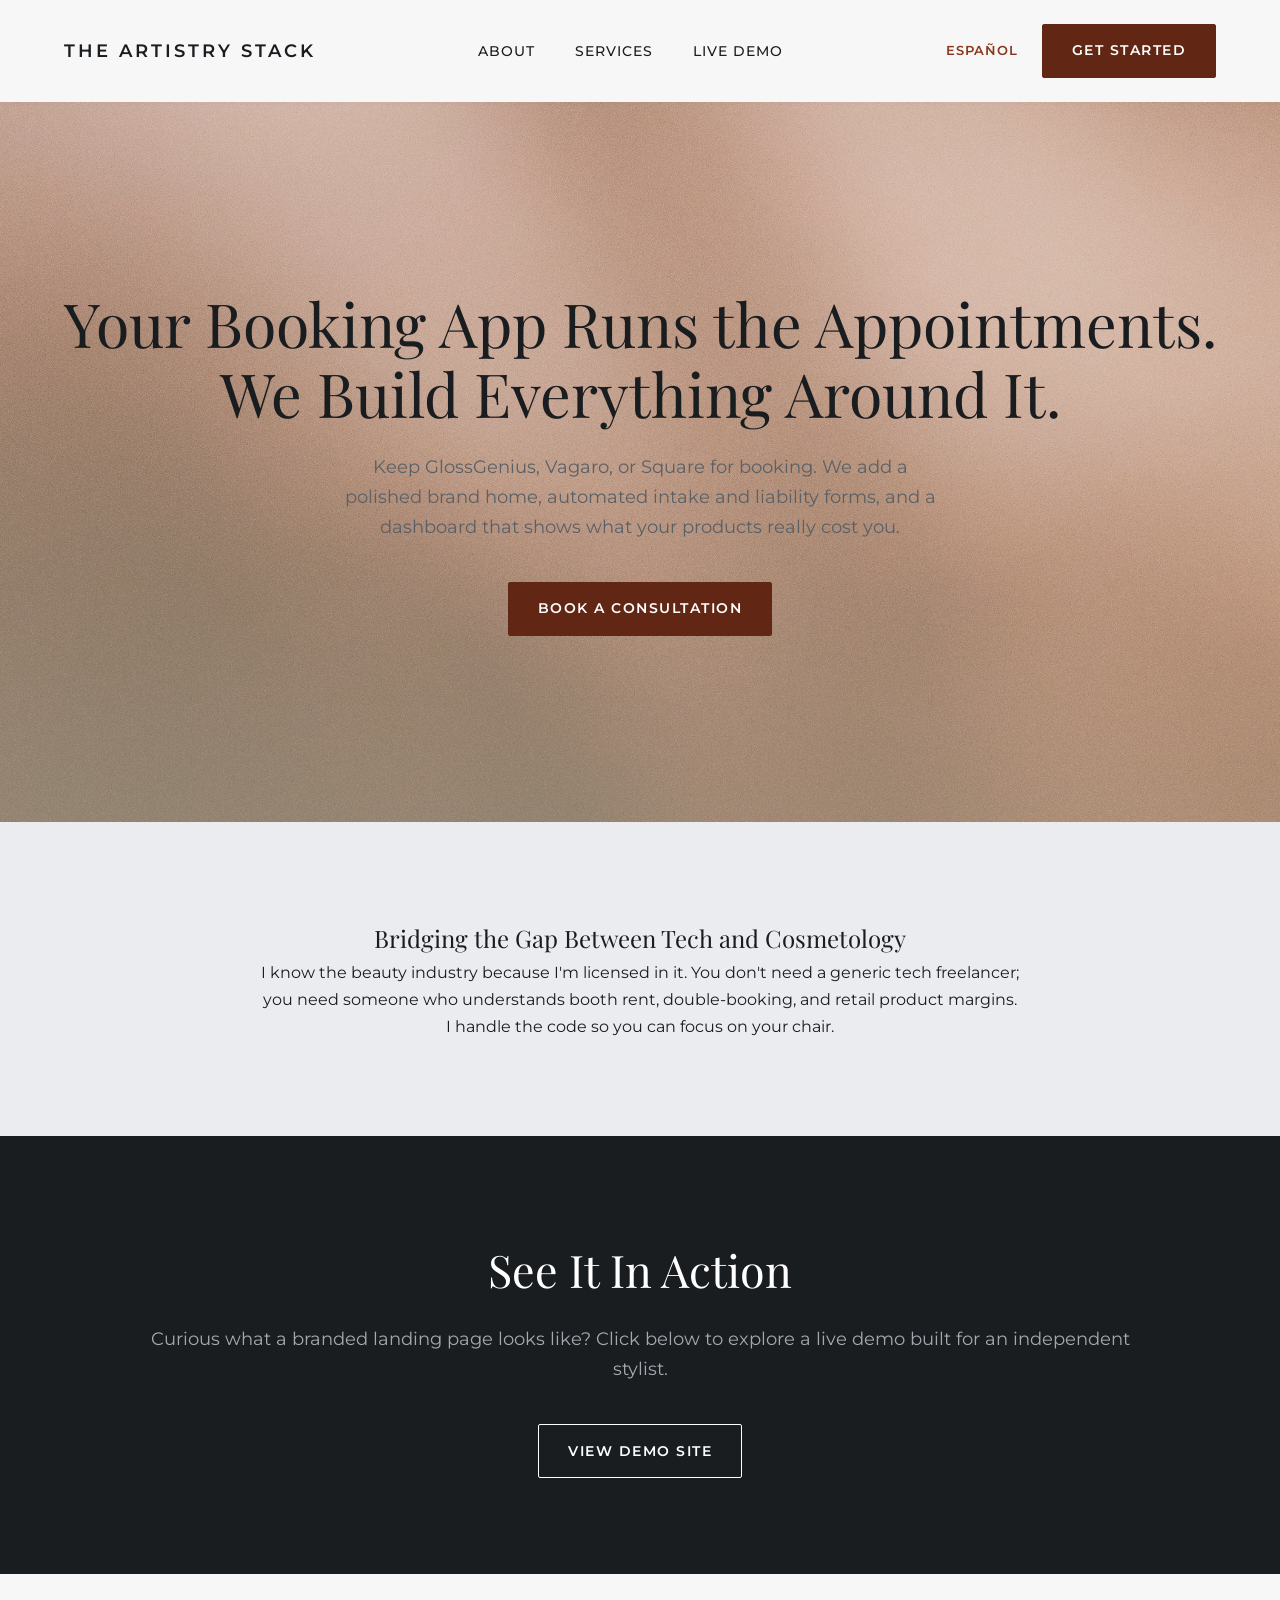
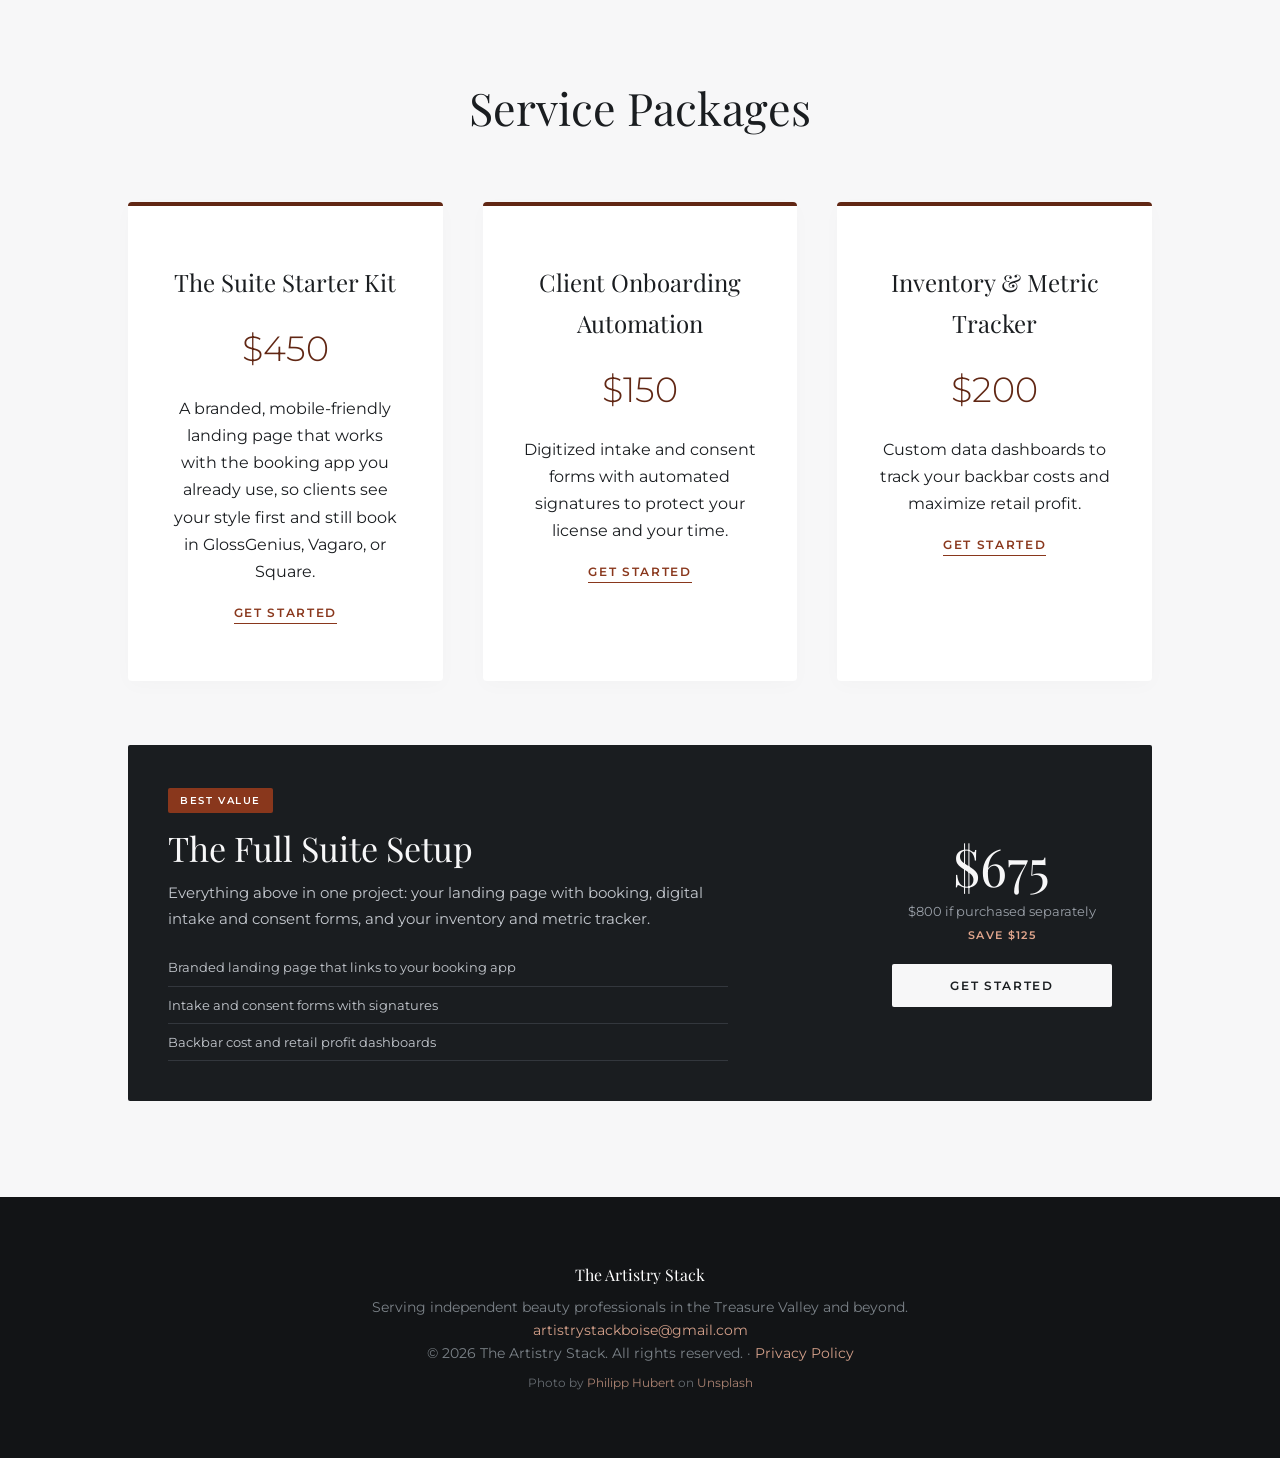
<file: index.html>
<!DOCTYPE html>
<html lang="en">
<head>
    <meta charset="UTF-8">
    <!-- This meta tag is critical for mobile responsiveness -->
    <meta name="viewport" content="width=device-width, initial-scale=1.0">
    <title>The Artistry Stack | Digital Consulting for Beauty Professionals</title>
    <link rel="stylesheet" href="style.css">
    <script type="text/javascript">
    (function(c,l,a,r,i,t,y){
        c[a]=c[a]||function(){(c[a].q=c[a].q||[]).push(arguments)};
        t=l.createElement(r);t.async=1;t.src="https://www.clarity.ms/tag/"+i;
        y=l.getElementsByTagName(r)[0];y.parentNode.insertBefore(t,y);
    })(window, document, "clarity", "script", "zc8pjp3iud");
</script>
</head>
<body>

    <!-- NAVIGATION -->
    <header>
        <nav>
            <div class="logo">The Artistry Stack</div>
            <ul class="nav-links">
                <li><a href="#about" data-i18n="nav.about">About</a></li>
                <li><a href="#services" data-i18n="nav.services">Services</a></li>
                <li><a href="#demo" data-i18n="nav.demo">Live Demo</a></li>
            </ul>
            <div class="nav-actions">
                <!-- Language switch: the script at the bottom sets its label -->
                <button type="button" id="lang-toggle" class="lang-toggle" lang="es">Español</button>
                <!-- This will link out to your Google Survey -->
                <a href="https://forms.gle/2KBvxhWdJHtZJwNcA" class="btn-primary" data-i18n="cta">Get Started</a>
            </div>
        </nav>
    </header>

    <main>
        <!-- HERO SECTION: First impression -->
        <!-- CSS Idea: Dark slate background with white text and a silver/grey button -->
        <section id="hero">
            <div class="hero-content">
                <h1 data-i18n="hero.title">Your Booking App Runs the Appointments. We Build Everything Around It.</h1>
                <p data-i18n="hero.text">Keep GlossGenius, Vagaro, or Square for booking. We add a polished brand home, automated intake and liability forms, and a dashboard that shows what your products really cost you.</p>
                <a href="https://forms.gle/2KBvxhWdJHtZJwNcA" class="btn-primary" data-i18n="hero.cta">Book a Consultation</a>
            </div>
        </section>

        <!-- ABOUT SECTION: Selling your unique background -->
        <section id="about">
            <div class="about-container">
                <div class="about-text">
                    <h2 data-i18n="about.title">Bridging the Gap Between Tech and Cosmetology</h2>
                    <p data-i18n="about.text">I know the beauty industry because I'm licensed in it. You don't need a generic tech freelancer; you need someone who understands booth rent, double-booking, and retail product margins. I handle the code so you can focus on your chair.</p>
                </div>
            </div>
        </section>
        <!-- DEMO SECTION: Your Portfolio -->
        <section id="demo">
            <div class="demo-content">
                <h2 data-i18n="demo.title">See It In Action</h2>
                <p data-i18n="demo.text">Curious what a branded landing page looks like? Click below to explore a live demo built for an independent stylist.</p>
                <a href="demo-site.html" target="_blank" rel="noopener" class="btn-secondary" data-i18n="demo.cta">View Demo Site</a>
            </div>
        </section>

        <!-- SERVICES SECTION: Tiered Pricing -->
        <section id="services">
            <h2 data-i18n="services.title">Service Packages</h2>
            <div class="services-grid">

                <article class="service-card">
                    <h3>The Suite Starter Kit</h3>
                    <p class="price">$450</p>
                    <p data-i18n="pkg1.text">A branded, mobile-friendly landing page that works with the booking app you already use, so clients see your style first and still book in GlossGenius, Vagaro, or Square.</p>
                    <a class="card-link" href="https://forms.gle/S1STnycgMnBGGYE86" data-i18n="cta">Get Started</a>
                </article>

                <article class="service-card">
                    <h3>Client Onboarding Automation</h3>
                    <p class="price">$150</p>
                    <p data-i18n="pkg2.text">Digitized intake and consent forms with automated signatures to protect your license and your time.</p>
                    <a class="card-link" href="https://forms.gle/S1STnycgMnBGGYE86" data-i18n="cta">Get Started</a>
                </article>

                <article class="service-card">
                    <h3>Inventory & Metric Tracker</h3>
                    <p class="price">$200</p>
                    <p data-i18n="pkg3.text">Custom data dashboards to track your backbar costs and maximize retail profit.</p>
                    <a class="card-link" href="https://forms.gle/S1STnycgMnBGGYE86" data-i18n="cta">Get Started</a>
                </article>
                <article class="bundle-card">
                    <div class="bundle-info">
                        <span class="bundle-tag" data-i18n="bundle.tag">Best value</span>
                        <h3>The Full Suite Setup</h3>
                        <p data-i18n="bundle.text">Everything above in one project: your landing page with booking, digital intake and consent forms, and your inventory and metric tracker.</p>
                        <ul>
                            <li data-i18n="bundle.li1">Branded landing page that links to your booking app</li>
                            <li data-i18n="bundle.li2">Intake and consent forms with signatures</li>
                            <li data-i18n="bundle.li3">Backbar cost and retail profit dashboards</li>
                        </ul>
                    </div>
                    <div class="bundle-buy">
                        <div class="bundle-price">$675</div>
                        <div class="bundle-was" data-i18n="bundle.was">$800 if purchased separately</div>
                        <span class="bundle-save" data-i18n="bundle.save">Save $125</span>
                        <a class="bundle-btn" href="https://forms.gle/S1STnycgMnBGGYE86" data-i18n="cta">Get Started</a>
                    </div>
                </article>

            </div>
        </section>

    </main>

    <!-- FOOTER -->
    <footer>
        <div class="footer-info">
            <h3>The Artistry Stack</h3>
            <p data-i18n="footer.tagline">Serving independent beauty professionals in the Treasure Valley and beyond.</p>
            <p><a href="mailto:artistrystackboise@gmail.com">artistrystackboise@gmail.com</a></p>
        </div>
        <div class="copyright">
            <p data-i18n="footer.copyright">&copy; 2026 The Artistry Stack. All rights reserved. &middot; <a href="privacy.html">Privacy Policy</a></p>
            <p class="photo-credit" data-i18n="footer.credit">Photo by <a href="https://unsplash.com/@philipphubert?utm_source=unsplash&utm_medium=referral&utm_content=creditCopyText" target="_blank" rel="noopener">Philipp Hubert</a> on <a href="https://unsplash.com/photos/soft-light-and-shadows-on-a-gradient-background-fnAAmCl7dDM?utm_source=unsplash&utm_medium=referral&utm_content=creditCopyText" target="_blank" rel="noopener">Unsplash</a></p>
        </div>
    </footer>

    <!-- LANGUAGE SWITCHING
         English lives in the HTML above. Spanish lives in the ES list below.
         To edit Spanish copy, change the text in quotes next to the matching key. -->
    <script>
    (function () {
        var STORAGE_KEY = "artistry-lang";

        var ES = {
            "title": "The Artistry Stack | Consultoría digital para profesionales de la belleza",
            "nav.about": "Acerca de",
            "nav.services": "Servicios",
            "nav.demo": "Demo en vivo",
            "cta": "Comenzar",
            "hero.title": "Tu app de reservas maneja las citas. Nosotros construimos todo lo demás.",
            "hero.text": "Sigue usando GlossGenius, Vagaro o Square para tus reservas. Nosotros agregamos una página de marca elegante, formularios automatizados de admisión y de responsabilidad, y un panel que te muestra cuánto te cuestan realmente tus productos.",
            "hero.cta": "Agenda una consulta",
            "about.title": "Uniendo la tecnología y la cosmetología",
            "about.text": "Conozco la industria de la belleza porque tengo licencia en ella. No necesitas a un freelancer de tecnología cualquiera; necesitas a alguien que entienda la renta de silla, las citas duplicadas y los márgenes de los productos de venta. Yo me encargo del código para que tú te enfoques en tu silla.",
            "demo.title": "Míralo en acción",
            "demo.text": "¿Tienes curiosidad por ver cómo se ve una página de marca? Haz clic abajo para explorar una demo en vivo hecha para una estilista independiente.",
            "demo.cta": "Ver sitio de demostración",
            "services.title": "Paquetes de servicios",
            "pkg1.text": "Una página de inicio con tu marca, adaptada para celulares, que funciona con la app de reservas que ya usas, para que tus clientes vean tu estilo primero y sigan reservando en GlossGenius, Vagaro o Square.",
            "pkg2.text": "Formularios digitales de admisión y consentimiento con firmas automatizadas para proteger tu licencia y tu tiempo.",
            "pkg3.text": "Paneles de datos personalizados para controlar el costo de tus productos profesionales (backbar) y maximizar las ganancias de tus ventas al público.",
            "bundle.tag": "Mejor valor",
            "bundle.text": "Todo lo anterior en un solo proyecto: tu página de inicio con reservas, formularios digitales de admisión y consentimiento, y tu control de inventario y métricas.",
            "bundle.li1": "Página de inicio con tu marca, enlazada a tu app de reservas",
            "bundle.li2": "Formularios de admisión y consentimiento con firmas",
            "bundle.li3": "Paneles de costos de backbar y ganancias de ventas al público",
            "bundle.was": "$800 si se compran por separado",
            "bundle.save": "Ahorra $125",
            "footer.tagline": "Al servicio de profesionales independientes de la belleza en el Treasure Valley y más allá.",
            "footer.copyright": "&copy; 2026 The Artistry Stack. Todos los derechos reservados. &middot; <a href=\"privacy.html\">Política de privacidad</a>",
            "footer.credit": "Foto de <a href=\"https://unsplash.com/@philipphubert?utm_source=unsplash&utm_medium=referral&utm_content=creditCopyText\" target=\"_blank\" rel=\"noopener\">Philipp Hubert</a> en <a href=\"https://unsplash.com/photos/soft-light-and-shadows-on-a-gradient-background-fnAAmCl7dDM?utm_source=unsplash&utm_medium=referral&utm_content=creditCopyText\" target=\"_blank\" rel=\"noopener\">Unsplash</a>"
        };

        // Save the original English straight from the page
        var nodes = document.querySelectorAll("[data-i18n]");
        var EN = { "title": document.title };
        nodes.forEach(function (n) { EN[n.getAttribute("data-i18n")] = n.innerHTML; });

        var toggle = document.getElementById("lang-toggle");
        var current;

        function savedChoice() {
            try { return localStorage.getItem(STORAGE_KEY); } catch (e) { return null; }
        }

        // The visitor's top language from their device/browser settings
        function deviceLang() {
            var list = (navigator.languages && navigator.languages.length) ? navigator.languages : [navigator.language || "en"];
            return /^es\b/i.test(list[0]) ? "es" : "en";
        }

        function apply(lang) {
            var dict = lang === "es" ? ES : EN;
            nodes.forEach(function (n) {
                var key = n.getAttribute("data-i18n");
                var text = dict[key] != null ? dict[key] : EN[key];
                if (n.innerHTML !== text) n.innerHTML = text;
            });
            document.documentElement.lang = lang;
            document.title = dict.title || EN.title;
            toggle.textContent = lang === "es" ? "English" : "Español";
            toggle.setAttribute("lang", lang === "es" ? "en" : "es");
            toggle.setAttribute("aria-label", lang === "es" ? "View this site in English" : "Ver este sitio en español");
            current = lang;
            if (window.clarity) window.clarity("set", "site_language", lang);
        }

        toggle.addEventListener("click", function () {
            var next = current === "es" ? "en" : "es";
            try { localStorage.setItem(STORAGE_KEY, next); } catch (e) {}
            apply(next);
        });

        var saved = savedChoice();
        apply(saved === "en" || saved === "es" ? saved : deviceLang());
    })();
    </script>

</body>
</html>
</file>
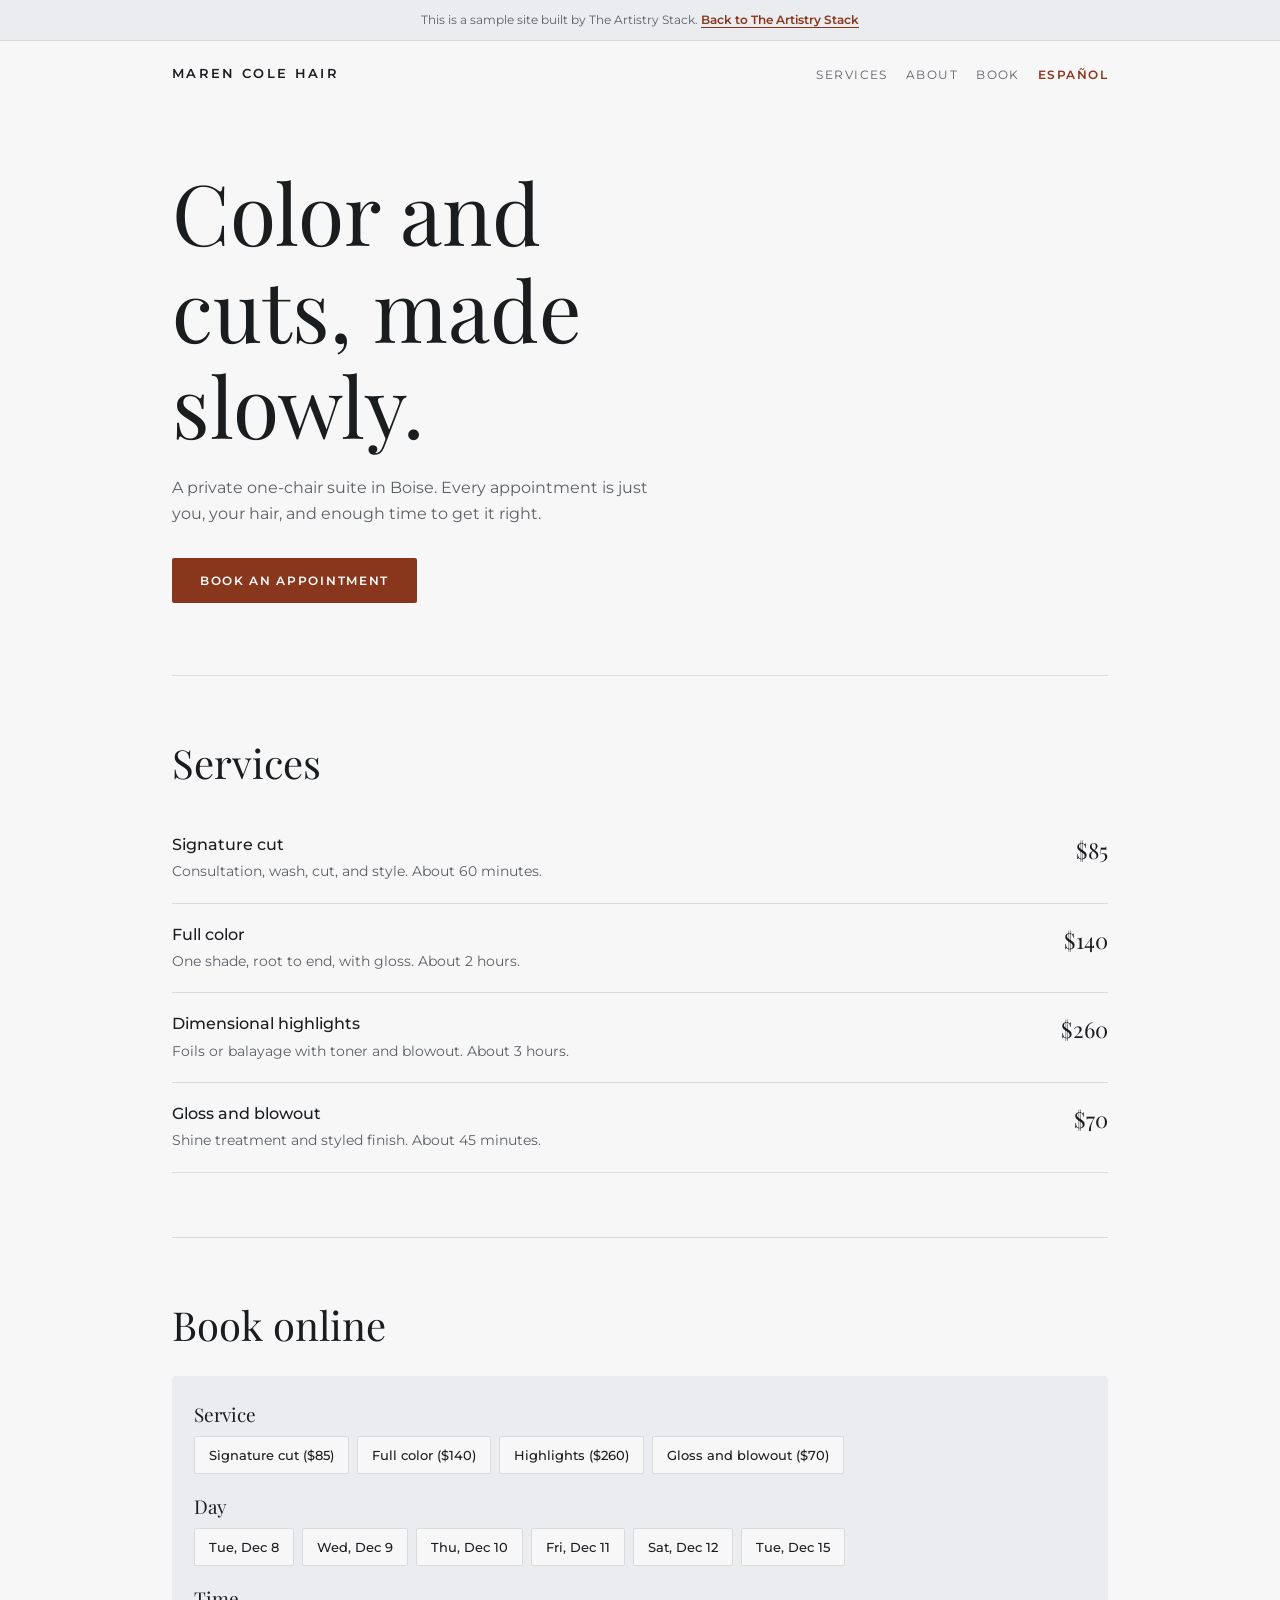
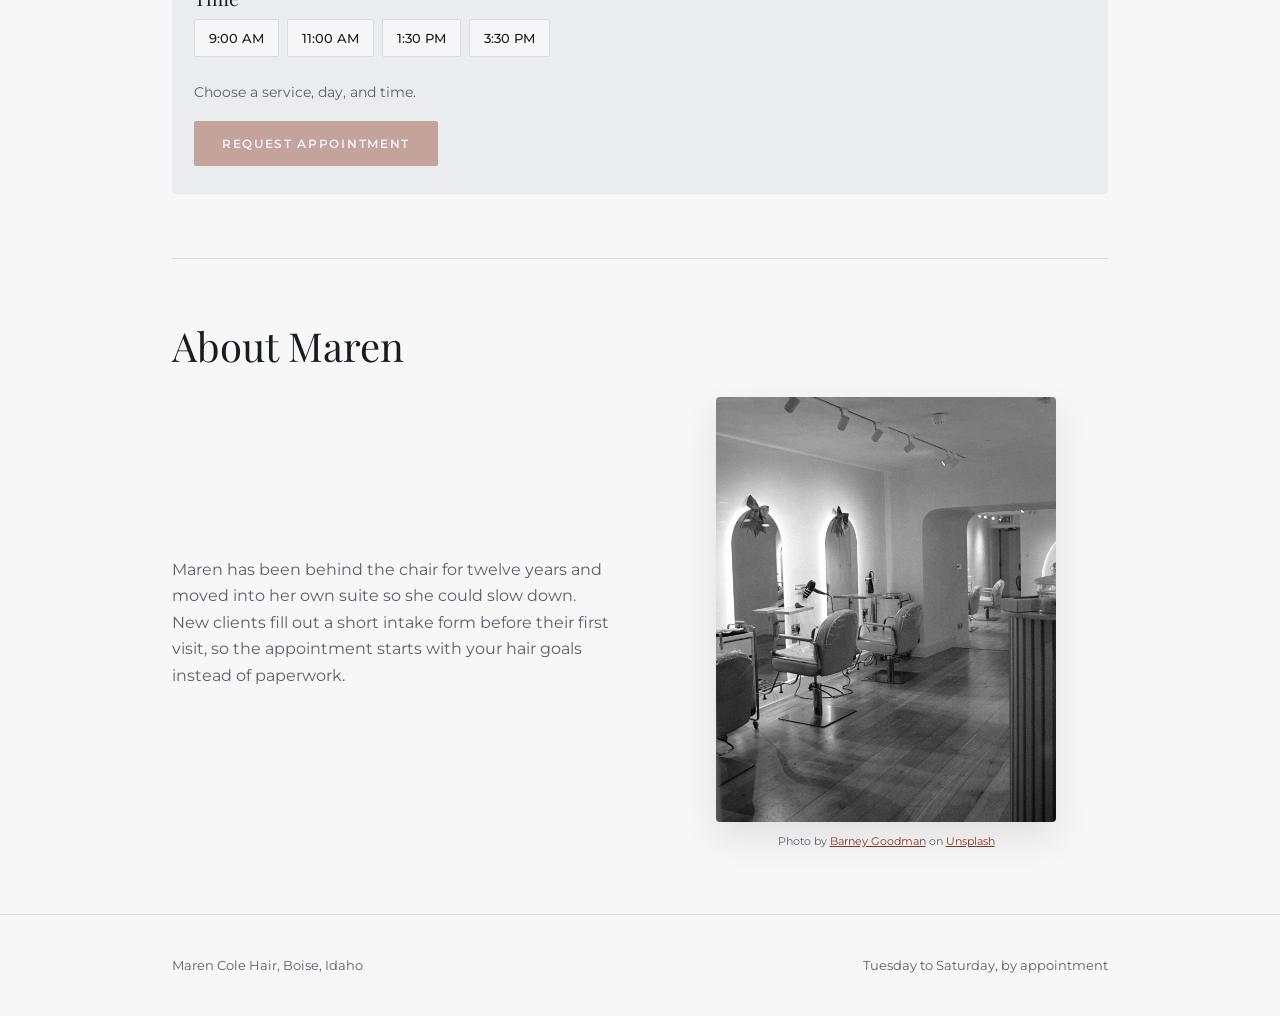
<file: demo-site.html>
<!DOCTYPE html>
<html lang="en">
<head>
<meta charset="utf-8">
<meta name="viewport" content="width=device-width, initial-scale=1, viewport-fit=cover">
<title>Maren Cole Hair | Boise, Idaho</title>
<link rel="preconnect" href="https://fonts.googleapis.com">
<link rel="preconnect" href="https://fonts.gstatic.com" crossorigin>
<link href="https://fonts.googleapis.com/css2?family=Montserrat:wght@400;500;600&family=Playfair+Display:wght@400;500&display=swap" rel="stylesheet">
<style>
:root{--bg:#F7F7F8;--bg2:#EBECEF;--ink:#1A1D20;--muted:#5b6066;--accent:#89371c;--deep:#612714;--line:#d9dbe0;
box-sizing:border-box;padding-top:env(safe-area-inset-top,0px);padding-bottom:env(safe-area-inset-bottom,0px);color-scheme:light}
@media (prefers-color-scheme:dark){:root:not([data-theme="light"]){--bg:#15171a;--bg2:#1e2125;--ink:#f1f1f3;--muted:#a3a8af;--accent:#d98a6c;--deep:#e9a98f;--line:#33373d;color-scheme:dark}}
:root[data-theme="dark"]{--bg:#15171a;--bg2:#1e2125;--ink:#f1f1f3;--muted:#a3a8af;--accent:#d98a6c;--deep:#e9a98f;--line:#33373d;color-scheme:dark}
*,*::before,*::after{box-sizing:inherit}
html{scroll-behavior:smooth;scroll-padding-top:env(safe-area-inset-top,0px)}
body{margin:0;background:var(--bg);color:var(--ink);font:400 16px/1.65 Montserrat,system-ui,sans-serif}
h1,h2,h3{font-family:"Playfair Display",Georgia,serif;font-weight:400;line-height:1.15;margin:0}
a{color:inherit}
:focus-visible{outline:2px solid var(--accent);outline-offset:3px}
.wrap{max-width:980px;margin:0 auto;padding:0 22px}
header{display:flex;justify-content:space-between;align-items:center;padding:20px 22px;max-width:980px;margin:0 auto}
.logo{font-size:13px;font-weight:600;letter-spacing:.18em;text-transform:uppercase;text-decoration:none}
nav a{font-size:12px;letter-spacing:.12em;text-transform:uppercase;text-decoration:none;margin-left:18px;color:var(--muted)}
.back{background:var(--bg2);border-bottom:1px solid var(--line);font-size:12px;text-align:center;padding:10px 22px;color:var(--muted)}
.back a{font-weight:600;color:var(--accent);text-decoration:underline;text-underline-offset:3px}
.hero{padding:56px 0 72px}
.hero h1{font-size:clamp(40px,9vw,84px);max-width:11ch}
.hero p{max-width:44ch;color:var(--muted);margin:22px 0 30px}
.btn{display:inline-block;background:var(--accent);color:#fff;border:0;padding:15px 28px;font:600 12px Montserrat,sans-serif;letter-spacing:.14em;text-transform:uppercase;text-decoration:none;cursor:pointer;border-radius:2px}
.btn:hover{background:var(--deep)}
.btn:disabled{opacity:.4;cursor:not-allowed}
section{padding:64px 0;border-top:1px solid var(--line)}
section h2{font-size:clamp(28px,5vw,40px);margin-bottom:28px}
.menu{list-style:none;margin:0;padding:0}
.menu li{display:flex;justify-content:space-between;gap:16px;padding:18px 0;border-bottom:1px solid var(--line)}
.menu strong{font-weight:500;display:block}
.menu span.d{color:var(--muted);font-size:14px}
.price{font-family:"Playfair Display",Georgia,serif;font-size:22px;white-space:nowrap}
.book{background:var(--bg2);padding:28px 22px;border-radius:4px}
.book h3{font-size:19px;margin:22px 0 10px}
.book h3:first-child{margin-top:0}
.chips{display:flex;flex-wrap:wrap;gap:8px}
.chip{background:var(--bg);color:var(--ink);border:1px solid var(--line);padding:10px 14px;font:500 13px Montserrat,sans-serif;cursor:pointer;border-radius:2px}
.chip[aria-pressed="true"]{background:var(--ink);color:var(--bg);border-color:var(--ink)}
.summary{margin:24px 0 16px;color:var(--muted);font-size:14px;min-height:1.6em}
.done{display:none;margin-top:16px;padding:16px;border-left:3px solid var(--accent);background:var(--bg)}
.about p{max-width:56ch;color:var(--muted)}
.about-grid{display:grid;grid-template-columns:1fr 1fr;gap:48px;align-items:center}
.about-photo{margin:0;max-width:340px;width:100%;justify-self:center}
.about-photo img{display:block;width:100%;height:auto;aspect-ratio:4/5;object-fit:cover;border-radius:4px;box-shadow:0 15px 35px rgba(26,29,32,.1)}
.about-photo figcaption{margin-top:10px;font-size:11px;color:var(--muted);text-align:center}
.about-photo figcaption a{color:var(--accent)}
footer{padding:40px 0;border-top:1px solid var(--line);color:var(--muted);font-size:13px}
footer .wrap{display:flex;flex-wrap:wrap;justify-content:space-between;gap:12px}
.lang-toggle{background:none;border:0;padding:0;margin-left:18px;font:600 12px Montserrat,sans-serif;letter-spacing:.12em;text-transform:uppercase;color:var(--accent);cursor:pointer}
.lang-toggle:hover{color:var(--deep)}
@media (max-width:700px){.about-grid{grid-template-columns:1fr;gap:28px}.about-photo{max-width:300px}}
@media (max-width:520px){nav a:not(:last-child){display:none}}
</style>
</head>
<body>
<div class="back" data-i18n="back">This is a sample site built by The Artistry Stack. <a href="index.html">Back to The Artistry Stack</a></div>
<header>
  <a class="logo" href="#top">Maren Cole Hair</a>
  <nav><a href="#services" data-i18n="nav.services">Services</a><a href="#about" data-i18n="nav.about">About</a><a href="#book" data-i18n="nav.book">Book</a><button type="button" id="lang-toggle" class="lang-toggle" lang="es">Español</button></nav>
</header>

<main id="top" class="wrap">
  <div class="hero">
    <h1 data-i18n="hero.title">Color and cuts, made slowly.</h1>
    <p data-i18n="hero.text">A private one-chair suite in Boise. Every appointment is just you, your hair, and enough time to get it right.</p>
    <a class="btn" href="#book" data-i18n="hero.cta">Book an appointment</a>
  </div>

  <section id="services">
    <h2 data-i18n="services.title">Services</h2>
    <ul class="menu">
      <li><div><strong data-i18n="s1.name">Signature cut</strong><span class="d" data-i18n="s1.desc">Consultation, wash, cut, and style. About 60 minutes.</span></div><span class="price">$85</span></li>
      <li><div><strong data-i18n="s2.name">Full color</strong><span class="d" data-i18n="s2.desc">One shade, root to end, with gloss. About 2 hours.</span></div><span class="price">$140</span></li>
      <li><div><strong data-i18n="s3.name">Dimensional highlights</strong><span class="d" data-i18n="s3.desc">Foils or balayage with toner and blowout. About 3 hours.</span></div><span class="price">$260</span></li>
      <li><div><strong data-i18n="s4.name">Gloss and blowout</strong><span class="d" data-i18n="s4.desc">Shine treatment and styled finish. About 45 minutes.</span></div><span class="price">$70</span></li>
    </ul>
  </section>

  <section id="book">
    <h2 data-i18n="book.title">Book online</h2>
    <div class="book">
      <h3 data-i18n="book.service">Service</h3>
      <div class="chips" id="svc"></div>
      <h3 data-i18n="book.day">Day</h3>
      <div class="chips" id="day"></div>
      <h3 data-i18n="book.time">Time</h3>
      <div class="chips" id="time"></div>
      <p class="summary" id="sum">Choose a service, day, and time.</p>
      <button class="btn" id="go" disabled data-i18n="book.go">Request appointment</button>
      <div class="done" id="done" role="status"></div>
    </div>
  </section>

  <section id="about" class="about">
    <h2 data-i18n="about.title">About Maren</h2>
    <div class="about-grid">
      <div>
        <p data-i18n="about.text">Maren has been behind the chair for twelve years and moved into her own suite so she could slow down. New clients fill out a short intake form before their first visit, so the appointment starts with your hair goals instead of paperwork.</p>
      </div>
      <figure class="about-photo">
        <img src="demo-pic.jpg" alt="Modern hair salon interior with styled chairs and mirrors" data-i18n-alt="about.alt" loading="lazy">
        <figcaption data-i18n="about.credit">
          Photo by <a href="https://unsplash.com/@bgoodpic?utm_source=unsplash&utm_medium=referral&utm_content=creditCopyText" target="_blank" rel="noopener">Barney Goodman</a> on <a href="https://unsplash.com/photos/a-modern-hair-salon-interior-with-stylish-chairs-and-mirrors-_Fy7Kq0w6OI?utm_source=unsplash&utm_medium=referral&utm_content=creditCopyText" target="_blank" rel="noopener">Unsplash</a>
        </figcaption>
      </figure>
    </div>
  </section>
</main>

<footer>
  <div class="wrap"><span>Maren Cole Hair, Boise, Idaho</span><span data-i18n="footer.hours">Tuesday to Saturday, by appointment</span></div>
</footer>

<script>
(function(){
  /* ---------- Language switching ----------
     English lives in the HTML. Spanish lives in ES below.
     The same saved choice is shared with index.html. */
  var STORAGE_KEY="artistry-lang";
  var ES={
    "title":"Maren Cole Hair | Boise, Idaho",
    "back":"Este es un sitio de muestra creado por The Artistry Stack. <a href=\"index.html\">Volver a The Artistry Stack</a>",
    "nav.services":"Servicios","nav.about":"Acerca de","nav.book":"Reservar",
    "hero.title":"Color y cortes, hechos sin prisa.",
    "hero.text":"Una suite privada de una sola silla en Boise. Cada cita es solo para ti, tu cabello y el tiempo necesario para que quede perfecto.",
    "hero.cta":"Reserva una cita",
    "services.title":"Servicios",
    "s1.name":"Corte de autor","s1.desc":"Consulta, lavado, corte y peinado. Unos 60 minutos.",
    "s2.name":"Color completo","s2.desc":"Un solo tono, de raíz a puntas, con gloss. Unas 2 horas.",
    "s3.name":"Mechas con dimensión","s3.desc":"Papel aluminio o balayage con matizador y secado con cepillo. Unas 3 horas.",
    "s4.name":"Gloss y secado con cepillo","s4.desc":"Tratamiento de brillo y acabado peinado. Unos 45 minutos.",
    "book.title":"Reserva en línea","book.service":"Servicio","book.day":"Día","book.time":"Hora",
    "book.go":"Solicitar cita",
    "about.title":"Sobre Maren",
    "about.text":"Maren lleva doce años detrás de la silla y se mudó a su propia suite para poder trabajar sin prisas. Los clientes nuevos llenan un breve formulario de admisión antes de su primera visita, así la cita empieza con tus metas para tu cabello y no con papeleo.",
    "about.alt":"Interior de un salón de belleza moderno con sillas y espejos elegantes",
    "about.credit":"Foto de <a href=\"https://unsplash.com/@bgoodpic?utm_source=unsplash&utm_medium=referral&utm_content=creditCopyText\" target=\"_blank\" rel=\"noopener\">Barney Goodman</a> en <a href=\"https://unsplash.com/photos/a-modern-hair-salon-interior-with-stylish-chairs-and-mirrors-_Fy7Kq0w6OI?utm_source=unsplash&utm_medium=referral&utm_content=creditCopyText\" target=\"_blank\" rel=\"noopener\">Unsplash</a>",
    "footer.hours":"De martes a sábado, con cita previa"
  };

  /* Text the booking widget builds with JavaScript */
  var BOOK={
    en:{
      services:[["Signature cut","$85"],["Full color","$140"],["Highlights","$260"],["Gloss and blowout","$70"]],
      times:["9:00 AM","11:00 AM","1:30 PM","3:30 PM"],
      locale:"en-US",
      prompt:"Choose a service, day, and time.",
      summary:function(s,d,t){return s+" on "+d+" at "+t},
      done:"Request sent. You’ll get a confirmation and a short intake form by email. This is a demo, so nothing was actually booked."
    },
    es:{
      services:[["Corte de autor","$85"],["Color completo","$140"],["Mechas","$260"],["Gloss y secado","$70"]],
      times:["9:00 a. m.","11:00 a. m.","1:30 p. m.","3:30 p. m."],
      locale:"es-US",
      prompt:"Elige un servicio, día y hora.",
      summary:function(s,d,t){return s+" el "+d+(/^1:/.test(t)?" a la ":" a las ")+t},
      done:"Solicitud enviada. Recibirás una confirmación y un breve formulario de admisión por correo. Esto es una demostración, así que no se reservó nada."
    }
  };

  var nodes=document.querySelectorAll("[data-i18n]");
  var altNodes=document.querySelectorAll("[data-i18n-alt]");
  var EN={title:document.title};
  nodes.forEach(function(n){EN[n.getAttribute("data-i18n")]=n.innerHTML});
  altNodes.forEach(function(n){EN[n.getAttribute("data-i18n-alt")]=n.getAttribute("alt")});
  var toggle=document.getElementById("lang-toggle");
  var lang;

  function savedChoice(){try{return localStorage.getItem(STORAGE_KEY)}catch(e){return null}}
  function deviceLang(){
    var list=(navigator.languages&&navigator.languages.length)?navigator.languages:[navigator.language||"en"];
    return /^es\b/i.test(list[0])?"es":"en";
  }

  /* ---------- Booking widget ---------- */
  var sel;
  function build(id,items,key,label){
    var box=document.getElementById(id);
    box.innerHTML="";
    items.forEach(function(it){
      var b=document.createElement("button");
      b.type="button";b.className="chip";b.setAttribute("aria-pressed","false");
      b.textContent=label?label(it):it;
      b.onclick=function(){
        sel[key]=b.textContent;
        box.querySelectorAll(".chip").forEach(function(c){c.setAttribute("aria-pressed","false")});
        b.setAttribute("aria-pressed","true");
        update();
      };
      box.appendChild(b);
    });
  }
  function update(){
    var t=BOOK[lang];
    var ready=sel.svc&&sel.day&&sel.time;
    document.getElementById("go").disabled=!ready;
    document.getElementById("sum").textContent=ready?t.summary(sel.svc,sel.day,sel.time):t.prompt;
    document.getElementById("done").style.display="none";
  }
  function renderBooking(){
    var t=BOOK[lang];
    sel={svc:null,day:null,time:null};
    var days=[],d=new Date();
    while(days.length<6){
      d.setDate(d.getDate()+1);
      if(d.getDay()>=2&&d.getDay()<=6){
        days.push(d.toLocaleDateString(t.locale,{weekday:"short",month:"short",day:"numeric"}));
      }
    }
    build("svc",t.services,"svc",function(s){return s[0]+" ("+s[1]+")"});
    build("day",days,"day");
    build("time",t.times,"time");
    update();
  }
  document.getElementById("go").onclick=function(){
    var el=document.getElementById("done");
    el.textContent=BOOK[lang].done;
    el.style.display="block";
  };

  /* ---------- Apply a language ---------- */
  function apply(next){
    lang=next;
    var dict=lang==="es"?ES:EN;
    nodes.forEach(function(n){
      var k=n.getAttribute("data-i18n");
      var v=dict[k]!=null?dict[k]:EN[k];
      if(n.innerHTML!==v)n.innerHTML=v;
    });
    altNodes.forEach(function(n){
      var k=n.getAttribute("data-i18n-alt");
      n.setAttribute("alt",dict[k]!=null?dict[k]:EN[k]);
    });
    document.documentElement.lang=lang;
    document.title=dict.title||EN.title;
    toggle.textContent=lang==="es"?"English":"Español";
    toggle.setAttribute("lang",lang==="es"?"en":"es");
    toggle.setAttribute("aria-label",lang==="es"?"View this site in English":"Ver este sitio en español");
    renderBooking();
  }
  toggle.addEventListener("click",function(){
    var next=lang==="es"?"en":"es";
    try{localStorage.setItem(STORAGE_KEY,next)}catch(e){}
    apply(next);
  });

  var saved=savedChoice();
  apply(saved==="en"||saved==="es"?saved:deviceLang());
})();
</script>
</body>
</html>
</file>
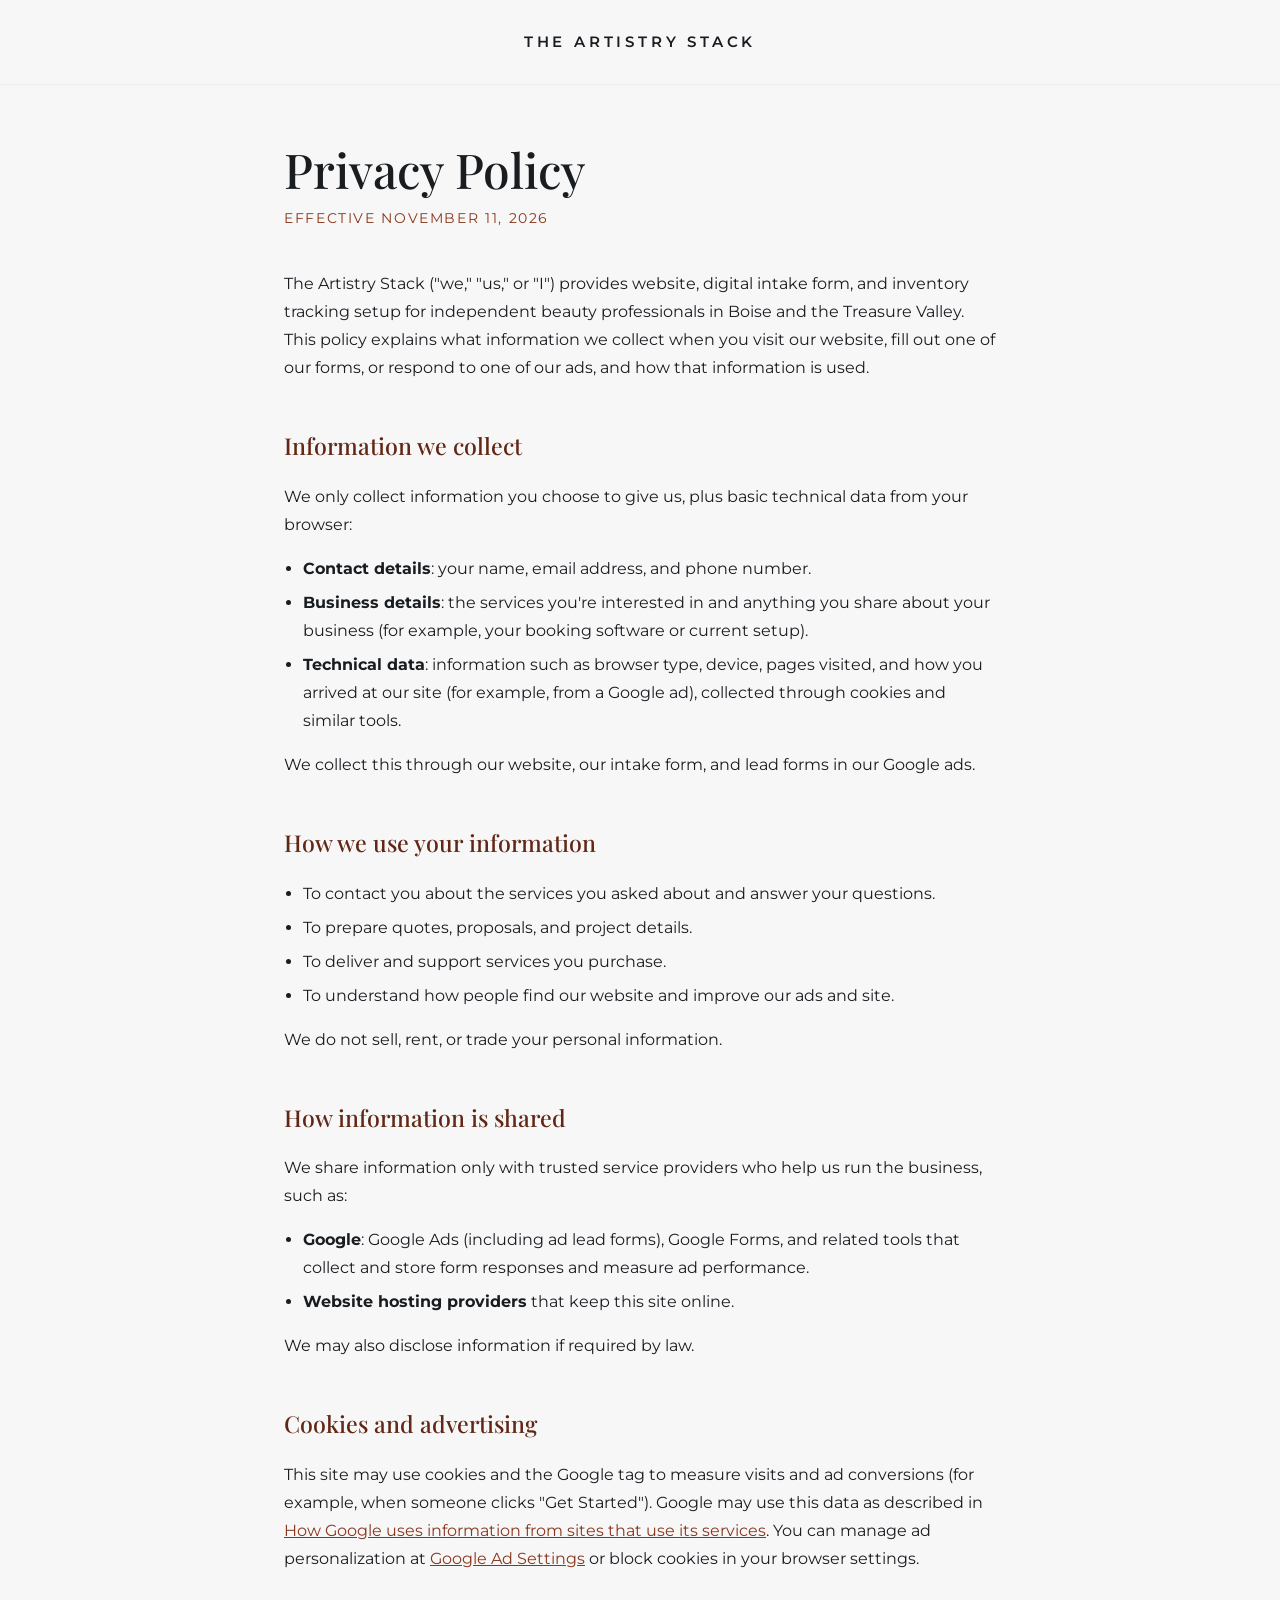
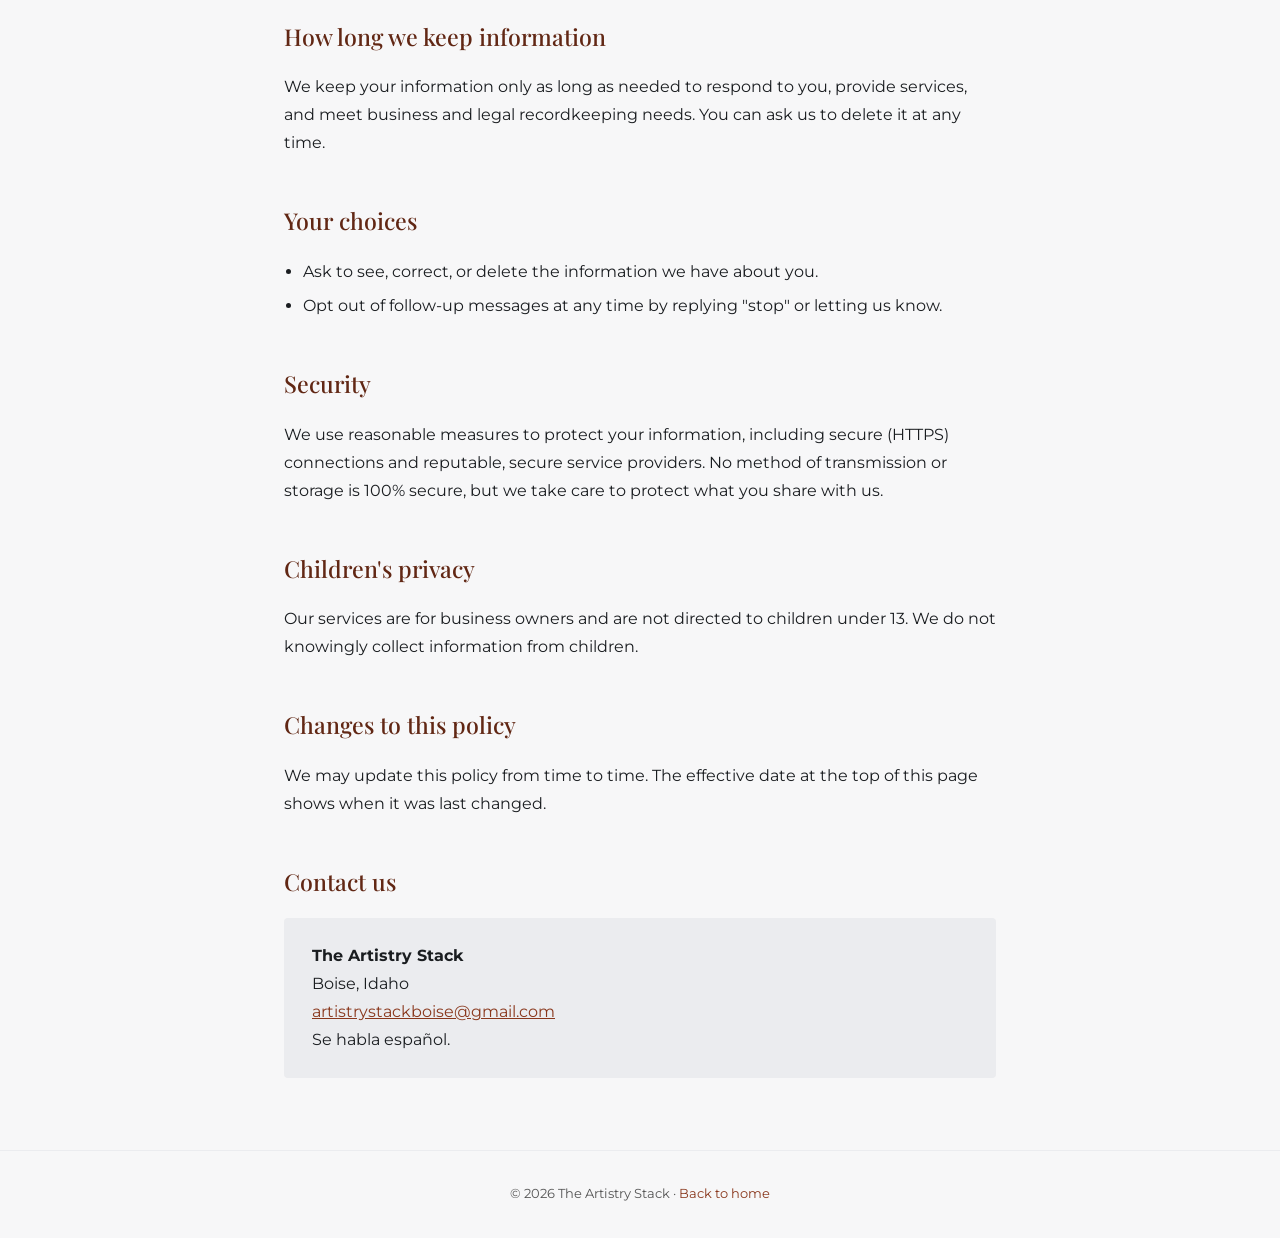
<file: privacy.html>
<!DOCTYPE html>
<html lang="en">
<head>
  <meta charset="UTF-8">
  <meta name="viewport" content="width=device-width, initial-scale=1.0">
  <title>Privacy Policy | The Artistry Stack</title>
  <meta name="description" content="Privacy Policy for The Artistry Stack, tech consulting for independent beauty professionals in Boise and the Treasure Valley.">
  <link rel="preconnect" href="https://fonts.googleapis.com">
  <link rel="preconnect" href="https://fonts.gstatic.com" crossorigin>
  <link href="https://fonts.googleapis.com/css2?family=Montserrat:wght@400;500;600&family=Playfair+Display:wght@500;600&display=swap" rel="stylesheet">
  <style>
    :root {
      --alabaster: #F7F7F8;
      --oatmeal: #EBECEF;
      --slate: #1A1D20;
      --jambalaya: #612714;
      --auburn: #89371c;
    }
    * { box-sizing: border-box; }
    body {
      margin: 0;
      background: var(--alabaster);
      color: var(--slate);
      font-family: 'Montserrat', sans-serif;
      font-size: 16px;
      line-height: 1.75;
    }
    header {
      padding: 28px 24px;
      text-align: center;
      border-bottom: 1px solid var(--oatmeal);
    }
    header a {
      font-family: 'Montserrat', sans-serif;
      font-weight: 600;
      letter-spacing: 0.25em;
      text-transform: uppercase;
      text-decoration: none;
      color: var(--slate);
      font-size: 0.95rem;
    }
    main {
      max-width: 760px;
      margin: 0 auto;
      padding: 56px 24px 72px;
    }
    h1 {
      font-family: 'Playfair Display', serif;
      font-weight: 500;
      font-size: clamp(2.2rem, 5vw, 3rem);
      margin: 0 0 8px;
      line-height: 1.2;
    }
    .updated {
      color: var(--auburn);
      font-size: 0.85rem;
      letter-spacing: 0.12em;
      text-transform: uppercase;
      margin: 0 0 40px;
    }
    h2 {
      font-family: 'Playfair Display', serif;
      font-weight: 500;
      font-size: 1.45rem;
      margin: 44px 0 12px;
      color: var(--jambalaya);
    }
    ul { padding-left: 1.2em; }
    li { margin-bottom: 6px; }
    a { color: var(--auburn); }
    .card {
      background: var(--oatmeal);
      padding: 24px 28px;
      border-radius: 4px;
      margin-top: 16px;
    }
    footer {
      text-align: center;
      padding: 32px 24px;
      font-size: 0.8rem;
      border-top: 1px solid var(--oatmeal);
      color: #555;
    }
    footer a { text-decoration: none; }
  </style>
</head>
<body>

  <header>
    <a href="index.html">The Artistry Stack</a>
  </header>

  <main>
    <h1>Privacy Policy</h1>
    <p class="updated">Effective November 11, 2026</p>

    <p>The Artistry Stack ("we," "us," or "I") provides website, digital intake form, and inventory tracking setup for independent beauty professionals in Boise and the Treasure Valley. This policy explains what information we collect when you visit our website, fill out one of our forms, or respond to one of our ads, and how that information is used.</p>

    <h2>Information we collect</h2>
    <p>We only collect information you choose to give us, plus basic technical data from your browser:</p>
    <ul>
      <li><strong>Contact details</strong>: your name, email address, and phone number.</li>
      <li><strong>Business details</strong>: the services you're interested in and anything you share about your business (for example, your booking software or current setup).</li>
      <li><strong>Technical data</strong>: information such as browser type, device, pages visited, and how you arrived at our site (for example, from a Google ad), collected through cookies and similar tools.</li>
    </ul>
    <p>We collect this through our website, our intake form, and lead forms in our Google ads.</p>

    <h2>How we use your information</h2>
    <ul>
      <li>To contact you about the services you asked about and answer your questions.</li>
      <li>To prepare quotes, proposals, and project details.</li>
      <li>To deliver and support services you purchase.</li>
      <li>To understand how people find our website and improve our ads and site.</li>
    </ul>
    <p>We do not sell, rent, or trade your personal information.</p>

    <h2>How information is shared</h2>
    <p>We share information only with trusted service providers who help us run the business, such as:</p>
    <ul>
      <li><strong>Google</strong>: Google Ads (including ad lead forms), Google Forms, and related tools that collect and store form responses and measure ad performance.</li>
      <li><strong>Website hosting providers</strong> that keep this site online.</li>
    </ul>
    <p>We may also disclose information if required by law.</p>

    <h2>Cookies and advertising</h2>
    <p>This site may use cookies and the Google tag to measure visits and ad conversions (for example, when someone clicks "Get Started"). Google may use this data as described in <a href="https://policies.google.com/technologies/partner-sites" target="_blank" rel="noopener">How Google uses information from sites that use its services</a>. You can manage ad personalization at <a href="https://adssettings.google.com" target="_blank" rel="noopener">Google Ad Settings</a> or block cookies in your browser settings.</p>

    <h2>How long we keep information</h2>
    <p>We keep your information only as long as needed to respond to you, provide services, and meet business and legal recordkeeping needs. You can ask us to delete it at any time.</p>

    <h2>Your choices</h2>
    <ul>
      <li>Ask to see, correct, or delete the information we have about you.</li>
      <li>Opt out of follow-up messages at any time by replying "stop" or letting us know.</li>
    </ul>

    <h2>Security</h2>
    <p>We use reasonable measures to protect your information, including secure (HTTPS) connections and reputable, secure service providers. No method of transmission or storage is 100% secure, but we take care to protect what you share with us.</p>

    <h2>Children's privacy</h2>
    <p>Our services are for business owners and are not directed to children under 13. We do not knowingly collect information from children.</p>

    <h2>Changes to this policy</h2>
    <p>We may update this policy from time to time. The effective date at the top of this page shows when it was last changed.</p>

    <h2>Contact us</h2>
    <div class="card">
      <p style="margin:0;"><strong>The Artistry Stack</strong><br>
      Boise, Idaho<br>
      <a href="mailto:artistrystackboise@gmail.com">artistrystackboise@gmail.com</a><br>
      Se habla español.</p>
    </div>
  </main>

  <footer>
    &copy; 2026 The Artistry Stack &middot; <a href="index.html">Back to home</a>
  </footer>

</body>
</html>
</file>
<file: style.css>
@import url('https://fonts.googleapis.com/css2?family=Montserrat:wght@300;400;500;600&family=Playfair+Display:wght@400;600;700&display=swap');

:root {
    --bg-alabaster: #F7F7F8;
    --bg-oatmeal: #EBECEF;
    --text-dark-slate: #1A1D20;
    --accent-Jambalaya: #612714;
    --accent-Auburn: #89371c;
}

* {
    margin: 0;
    padding: 0;
    box-sizing: border-box;
}

html {
    scroll-behavior: smooth;
    scroll-padding-top: 6rem;
}

body {
    font-family: 'Montserrat', sans-serif;
    background-color: var(--bg-alabaster);
    color: var(--text-dark-slate);
    line-height: 1.7;
}

h1, h2, h3 {
    font-family: 'Playfair Display', serif;
    font-weight: 400;
}

header {
    background-color: rgba(247, 247, 248, 0.85);
    backdrop-filter: blur(10px);
    -webkit-backdrop-filter: blur(10px);
    padding: 1.5rem 5%;
    position: sticky;
    top: 0;
    z-index: 100;
    box-shadow: 0 1px 5px rgba(0,0,0,0.03);
}

nav {
    display: flex;
    justify-content: space-between;
    align-items: center;
}

.logo {
    font-family: 'Montserrat', sans-serif;
    font-size: 1.1rem;
    font-weight: 600;
    letter-spacing: 3px;
    text-transform: uppercase;
    color: var(--text-dark-slate);
}

.nav-links {
    list-style: none;
    display: flex;
    gap: 2.5rem;
}

.nav-links a {
    color: var(--text-dark-slate);
    text-decoration: none;
    font-size: 0.85rem;
    font-weight: 500;
    text-transform: uppercase;
    letter-spacing: 1px;
    transition: color 0.3s;
}

.nav-links a:hover {
    color: var(--accent-Auburn);
}

.btn-primary, .btn-secondary {
    display: inline-block;
    padding: 0.9rem 1.8rem;
    text-decoration: none;
    border-radius: 2px;
    font-family: 'Montserrat', sans-serif;
    font-size: 0.85rem;
    font-weight: 600;
    text-transform: uppercase;
    letter-spacing: 1.5px;
    transition: all 0.3s ease;
}

.btn-primary {
    background-color: var(--accent-Jambalaya);
    color: #ffffff;
    border: 1px solid var(--accent-Jambalaya);
}

.btn-primary:hover {
    background-color: var(--text-dark-slate);
    border-color: var(--text-dark-slate);
    transform: translateY(-2px);
}

.btn-secondary {
    background-color: transparent;
    color: var(--text-dark-slate);
    border: 1px solid var(--text-dark-slate);
}

.btn-secondary:hover {
    background-color: var(--text-dark-slate);
    color: var(--bg-alabaster);
}

a:focus-visible,
.btn-primary:focus-visible,
.btn-secondary:focus-visible {
    outline: 2px solid var(--accent-Auburn);
    outline-offset: 3px;
}

#hero {
    min-height: 80vh;
    display: flex;
    align-items: center;
    justify-content: center;
    text-align: center;
    padding: 6rem 20px;
    background:
    linear-gradient(rgba(247,247,248,0.2), rgba(247,247,248,0.4)),
    url('images/hero.jpg') center / cover no-repeat;
}

.hero-content h1 {
    font-size: 3.8rem;
    margin-bottom: 1.5rem;
    line-height: 1.15;
    color: var(--text-dark-slate);
}

.hero-content p {
    font-size: 1.1rem;
    max-width: 600px;
    margin: 0 auto 2.5rem auto;
    color: #5a6066;
}

#about {
    background-color: var(--bg-oatmeal);
    padding: 6rem 10%;
}

.about-container {
    max-width: 760px;
    margin: 0 auto;
    text-align: center;
}

.about-text {
    max-width: 760px;
    text-align: center;
}

.about-image img {
    width: 100%;
    max-width: 400px;
    border-radius: 4px;
    box-shadow: 0 15px 35px rgba(26,29,32,0.1);
}

#services {
    padding: 6rem 10%;
    text-align: center;
}

#services h2 {
    font-size: 2.8rem;
    margin-bottom: 3.5rem;
    color: var(--text-dark-slate);
}

.services-grid {
    display: grid;
    grid-template-columns: repeat(3, 1fr);
    gap: 2.5rem;
}

.service-card {
    background-color: #ffffff;
    padding: 3.5rem 2.5rem;
    border-radius: 4px;
    border-top: 4px solid var(--accent-Jambalaya);
    box-shadow: 0 5px 20px rgba(0,0,0,0.02);
    transition: transform 0.3s, box-shadow 0.3s;
}

.service-card:hover {
    transform: translateY(-8px);
    box-shadow: 0 15px 30px rgba(0,0,0,0.06);
}

.service-card h3 {
    font-size: 1.5rem;
    margin-bottom: 1rem;
    font-family: 'Playfair Display', serif;
}

.price {
    font-size: 2.2rem;
    color: var(--accent-Jambalaya);
    margin-bottom: 1rem;
    font-family: 'Montserrat', sans-serif;
    font-weight: 300;
}

#demo {
    background-color: var(--text-dark-slate);
    padding: 6rem 10%;
    text-align: center;
    color: #ffffff;
}

#demo h2 {
    font-size: 2.8rem;
    margin-bottom: 1rem;
}

#demo p {
    margin-bottom: 2.5rem;
    font-size: 1.1rem;
    color: #a3a9af;
}

#demo .btn-secondary {
    border-color: #ffffff;
    color: #ffffff;
}

#demo .btn-secondary:hover {
    background-color: #ffffff;
    color: var(--text-dark-slate);
}

footer {
    padding: 4rem 10%;
    background-color: #121416;
    text-align: center;
    font-size: 0.85rem;
    color: #7b8288;
}

footer h3 {
    color: #ffffff;
    margin-bottom: 0.5rem;
    font-family: 'Playfair Display', serif;
}

footer a {
    color: #d4a08a;
    text-decoration: none;
}

footer a:hover {
    color: #ffffff;
}

.photo-credit {
    margin-top: 0.5rem;
    font-size: 0.75rem;
    opacity: 0.8;
}

@media (max-width: 1024px) {
    .services-grid {
        grid-template-columns: repeat(2, 1fr);
    }
}

@media (max-width: 768px) {
    header {
        padding: 1rem 5%;
    }

    nav {
        flex-direction: column;
        gap: 0.75rem;
    }

    .nav-links {
        flex-direction: row;
        gap: 1.25rem;
    }

    .nav-links a {
        font-size: 0.75rem;
    }

    nav .btn-primary {
        padding: 0.6rem 1.2rem;
        font-size: 0.75rem;
    }

    .hero-content h1 {
        font-size: 2.8rem;
    }

    .about-container {
        flex-direction: column;
        text-align: center;
        gap: 3rem;
    }

    .services-grid {
        grid-template-columns: 1fr;
    }
}

@media (prefers-reduced-motion: reduce) {
    html {
        scroll-behavior: auto;
    }

    * {
        transition: none !important;
    }
}
/* Paste at the bottom of style.css */
.bundle-card{
  grid-column:1 / -1;           /* spans the full row if your cards sit in a grid */
  display:flex;
  justify-content:space-between;
  align-items:center;
  gap:40px;
  margin-top:24px;
  padding:40px;
  background:#1A1D20;
  color:#F7F7F8;
  border-radius:2px;
}
.bundle-info{max-width:560px}
.bundle-info{text-align:left}
.bundle-tag{
  display:inline-block;
  background:#89371c;
  color:#fff;
  font:600 10px Montserrat,sans-serif;
  letter-spacing:.16em;
  text-transform:uppercase;
  padding:6px 12px;
  margin-bottom:16px;
  border-radius:2px;
}
.bundle-card h3{
  font-family:"Playfair Display",Georgia,serif;
  font-weight:400;
  font-size:clamp(26px,4vw,34px);
  line-height:1.15;
  margin:0 0 12px;
  color:#F7F7F8;
}
.bundle-card p{margin:0 0 18px;color:#c4c8ce;font-size:15px}
.bundle-card ul{list-style:none;margin:0;padding:0;font-size:13px;color:#c4c8ce}
.bundle-card li{padding:7px 0;border-bottom:1px solid #33373d}
.bundle-buy{text-align:center;min-width:220px}
.bundle-price{font-family:"Playfair Display",Georgia,serif;font-size:52px;line-height:1}
.bundle-was{margin-top:8px;font-size:13px;color:#9aa0a8}
.bundle-save{
  display:block;
  margin:6px 0 22px;
  font:600 11px Montserrat,sans-serif;
  letter-spacing:.12em;
  text-transform:uppercase;
  color:#e0a58c;
}
.bundle-btn{
  display:block;
  background:#F7F7F8;
  color:#1A1D20;
  text-decoration:none;
  padding:14px 18px;
  font:600 12px Montserrat,sans-serif;
  letter-spacing:.14em;
  text-transform:uppercase;
  border-radius:2px;
}
.bundle-btn:hover{background:#fff}
@media (max-width:760px){
  .bundle-card{flex-direction:column;align-items:stretch;padding:28px 22px;gap:28px}
  .bundle-buy{min-width:0}
}
.card-link{display:inline-block;margin-top:20px;padding-bottom:3px;font:600 12px Montserrat,sans-serif;letter-spacing:.14em;text-transform:uppercase;color:#89371c;text-decoration:none;border-bottom:1px solid #89371c}
.card-link:hover{color:#612714;border-color:#612714}
/* Language switch (EN / ES) */
.nav-actions{display:flex;align-items:center;gap:1.5rem}
.lang-toggle{background:none;border:0;border-bottom:1px solid transparent;padding:3px 0;font:600 0.8rem 'Montserrat',sans-serif;letter-spacing:1px;text-transform:uppercase;color:var(--accent-Auburn);cursor:pointer;transition:color .3s,border-color .3s}
.lang-toggle:hover{color:var(--accent-Jambalaya);border-color:var(--accent-Jambalaya)}
.lang-toggle:focus-visible{outline:2px solid var(--accent-Auburn);outline-offset:3px}
@media (max-width:768px){.nav-actions{gap:1rem}.lang-toggle{font-size:0.75rem}}
</file>
